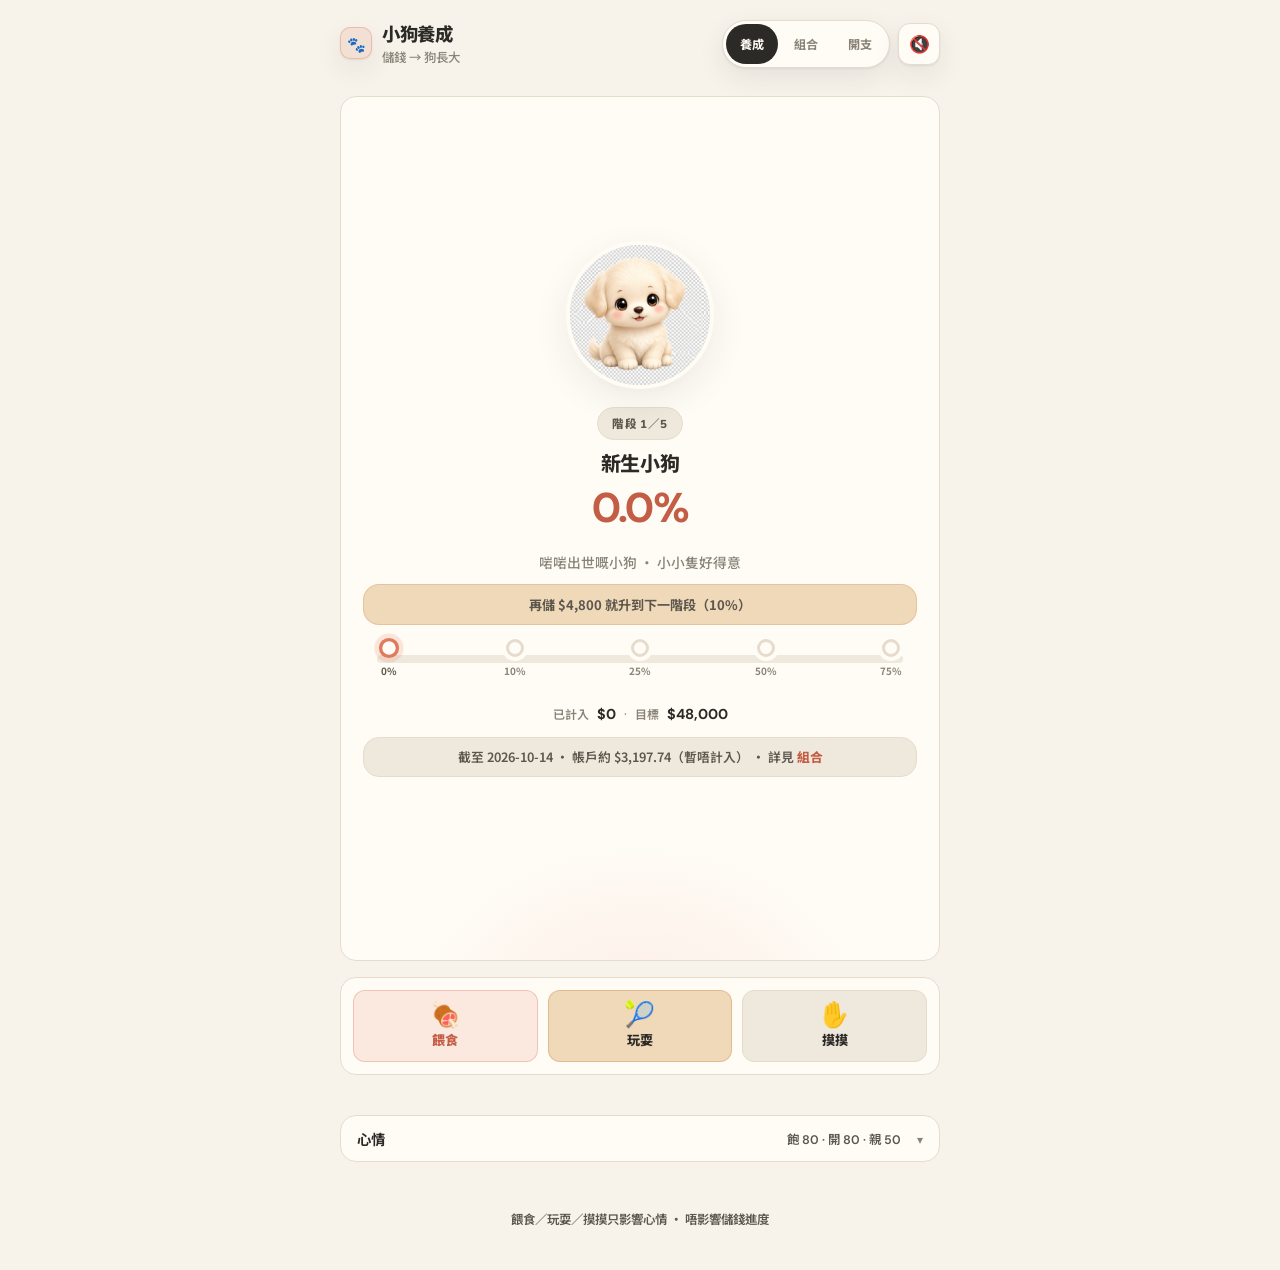
<file: index.html>
<!DOCTYPE html>
<html lang="zh-Hant">
<head>
  <meta charset="UTF-8" />
  <meta name="viewport" content="width=device-width, initial-scale=1, viewport-fit=cover" />
  <meta name="theme-color" content="#F7F3EB" />
  <meta name="description" content="小狗養成 · 儲錢就大隻" />
  <title>小狗養成</title>
  <link rel="stylesheet" href="styles.css" />
  <link rel="preconnect" href="https://fonts.googleapis.com" />
  <link rel="preconnect" href="https://fonts.gstatic.com" crossorigin />
  <link href="https://fonts.googleapis.com/css2?family=DM+Sans:opsz,wght@9..40,400;9..40,500;9..40,700&family=Noto+Sans+TC:wght@400;500;700;900&family=Nunito:wght@700;800&display=swap" rel="stylesheet" />
</head>
<body>
  <main class="shell home-shell">
    <header class="topbar">
      <a class="brand brand-link" href="index.html">
        <span class="brand-mark" aria-hidden="true">🐾</span>
        <span class="brand-text">
          <span class="brand-title">小狗養成</span>
          <span class="tagline">儲錢 → 狗長大</span>
        </span>
      </a>
      <div class="top-right">
              <nav class="site-nav" aria-label="導覽">
        <a href="index.html" class="active">養成</a>
        <a href="portfolio.html">組合</a>
        <a href="expenses.html">開支</a>
      </nav>
        <button type="button" class="icon-btn" id="btnMute" aria-label="靜音">🔇</button>
      </div>
    </header>

    <div id="statusBanner" class="banner" hidden></div>

    <!-- Hero: puppy + stage + % + milestones only -->
    <section class="card hero">
      <div class="scene" id="puppyStage" data-stage="0">
        <div class="fx" id="fxLayer" aria-hidden="true"></div>
        <div class="food-fly" id="foodFly" hidden aria-hidden="true">🍖</div>
        <div class="pup-frame">
          <img class="pup-img idle" id="puppyImg" src="assets/stages/stage-0.jpg" alt="新生小狗" width="240" height="240" draggable="false" />
          <div class="ground-shadow"></div>
        </div>
        <p class="stage-pill" id="stageBadge">階段 1／5</p>
        <h1 class="stage-title" id="stageName">新生小狗</h1>
        <p class="hero-pct" id="progressPct">0%</p>
        <p class="stage-desc" id="stageDesc">啱啱出世嘅小狗 · 小小隻好得意</p>
        <p class="stage-tip" id="stageTip" hidden></p>
      </div>

      <div class="milestone" aria-label="成長里程碑">
        <div class="milestone-track">
          <div class="milestone-fill" id="barFill"></div>
        </div>
        <ol class="milestone-nodes" id="milestoneNodes">
          <li data-at="0" class="current"><span class="dot"></span><span class="lbl">0%</span></li>
          <li data-at="10"><span class="dot"></span><span class="lbl">10%</span></li>
          <li data-at="25"><span class="dot"></span><span class="lbl">25%</span></li>
          <li data-at="50"><span class="dot"></span><span class="lbl">50%</span></li>
          <li data-at="75"><span class="dot"></span><span class="lbl">75%</span></li>
        </ol>
      </div>

      <div class="hero-money">
        <span><span class="lbl">已計入</span> <strong id="totalHkd">$0</strong></span>
        <span class="sep">·</span>
        <span><span class="lbl">目標</span> <strong id="goalHkd">$48,000</strong></span>
      </div>

      <p class="growth-note" id="growthNote">
        養成由 $0 起計 · 帳戶結餘見 <a href="portfolio.html">組合</a>
      </p>

      <!-- hidden compat for app.js -->
      <div id="barTrack" hidden role="progressbar" aria-valuemin="0" aria-valuemax="100" aria-valuenow="0"></div>
      <svg hidden aria-hidden="true"><circle id="ringFg"></circle></svg>
      <div id="breakdown" hidden></div>
      <p id="monthlyTip" hidden></p>
      <span id="asOfLabel" hidden></span>
    </section>

    <!-- Compact cream dock under hero -->
    <nav class="cream-dock" aria-label="互動">
      <button type="button" class="dock-btn feed" id="btnFeed">
        <span class="dock-ico">🍖</span><span class="dock-txt">餵食</span>
        <span class="dock-cd" id="feedCd" hidden></span>
      </button>
      <button type="button" class="dock-btn play" id="btnPlay">
        <span class="dock-ico">🎾</span><span class="dock-txt">玩耍</span>
        <span class="dock-cd" id="playCd" hidden></span>
      </button>
      <button type="button" class="dock-btn pet" id="btnPet">
        <span class="dock-ico">✋</span><span class="dock-txt">摸摸</span>
        <span class="dock-cd" id="petCd" hidden></span>
      </button>
    </nav>

    <!-- Mood behind one disclosure -->
    <details class="mood-disclosure">
      <summary>
        <span class="mood-sum-label">心情</span>
        <span class="mood-sum-vals" id="moodSummary">飽 80 · 開 80 · 親 50</span>
      </summary>
      <div class="mood-row">
        <div class="mood-item">
          <span>飽肚</span>
          <div class="meter-track"><div class="meter-fill hunger" id="hungerFill"></div></div>
          <span class="mood-val" id="hungerVal">80</span>
        </div>
        <div class="mood-item">
          <span>開心</span>
          <div class="meter-track"><div class="meter-fill happy" id="happyFill"></div></div>
          <span class="mood-val" id="happyVal">80</span>
        </div>
        <div class="mood-item">
          <span>親密</span>
          <div class="meter-track"><div class="meter-fill affection" id="affectionFill"></div></div>
          <span class="mood-val" id="affectionVal">50</span>
        </div>
      </div>
    </details>

    <footer class="foot">
      <p class="note">餵食／玩耍／摸摸只影響心情 · 唔影響儲錢進度</p>
    </footer>
  </main>

  <div class="toast" id="toast" hidden></div>
  <script src="app.js"></script>
</body>
</html>
</file>
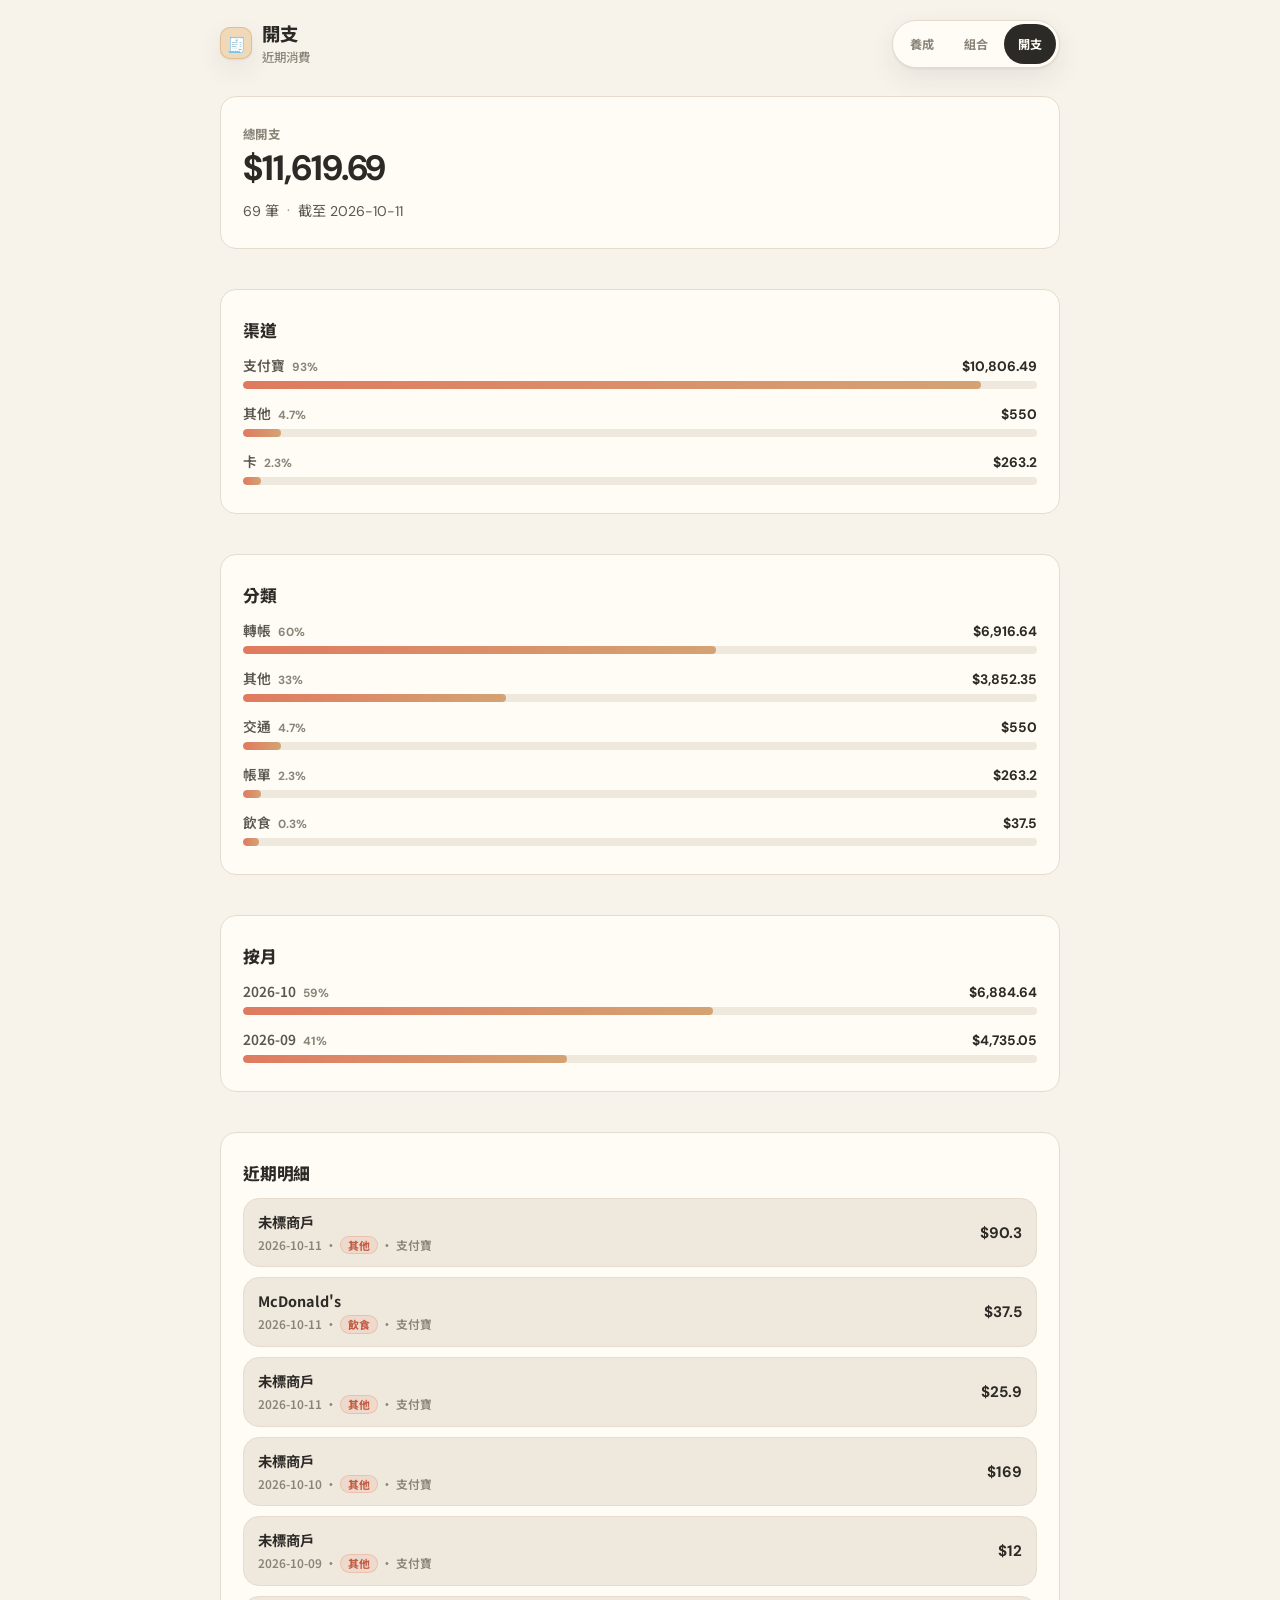
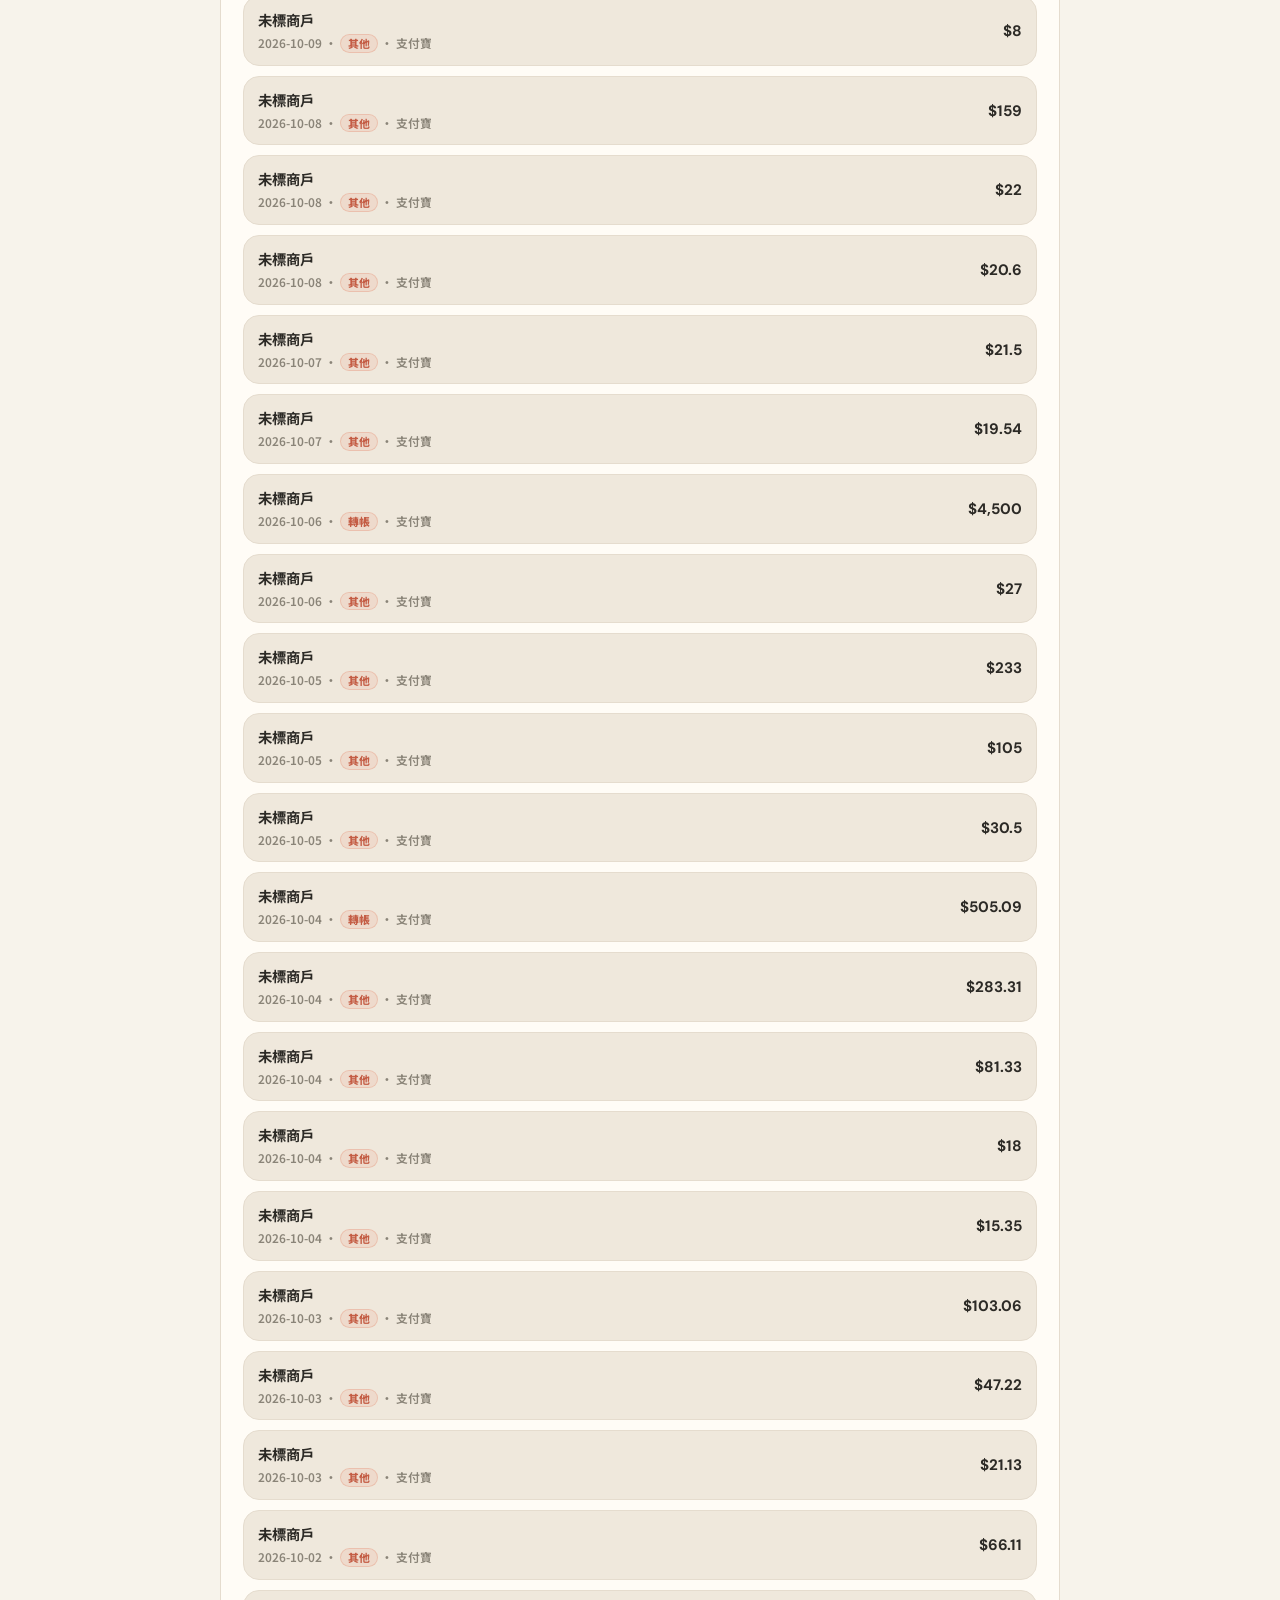
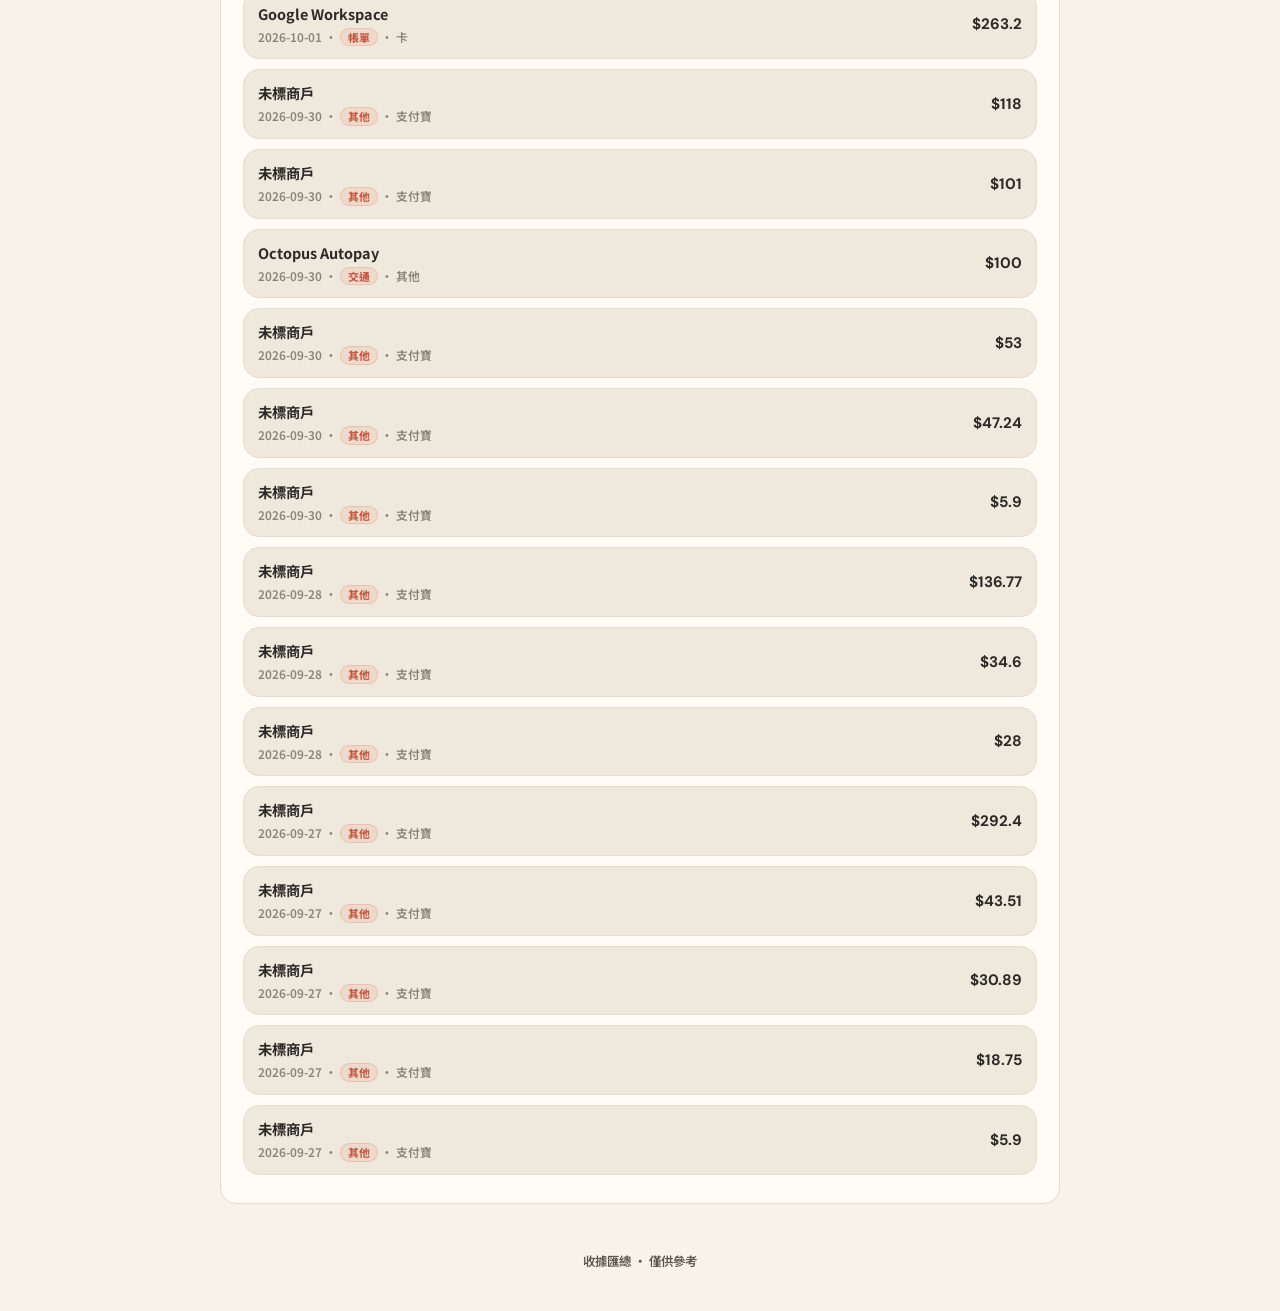
<file: expenses.html>
<!DOCTYPE html>
<html lang="zh-Hant">
<head>
  <meta charset="UTF-8" />
  <meta name="viewport" content="width=device-width, initial-scale=1, viewport-fit=cover" />
  <meta name="theme-color" content="#F7F3EB" />
  <meta name="description" content="開支 · 小狗養成" />
  <title>開支 · 小狗養成</title>
  <link rel="stylesheet" href="styles.css" />
  <link rel="preconnect" href="https://fonts.googleapis.com" />
  <link rel="preconnect" href="https://fonts.gstatic.com" crossorigin />
  <link href="https://fonts.googleapis.com/css2?family=DM+Sans:opsz,wght@9..40,400;9..40,500;9..40,700&family=Noto+Sans+TC:wght@400;500;700;900&family=Nunito:wght@700;800&display=swap" rel="stylesheet" />
</head>
<body>
  <main class="shell portfolio-shell">
    <header class="topbar">
      <a class="brand brand-link" href="index.html">
        <span class="brand-mark" aria-hidden="true">🧾</span>
        <span class="brand-text">
          <span class="brand-title">開支</span>
          <span class="tagline">近期消費</span>
        </span>
      </a>
      <nav class="site-nav" aria-label="導覽">
        <a href="index.html">養成</a>
        <a href="portfolio.html">組合</a>
        <a href="expenses.html" class="active">開支</a>
      </nav>
    </header>

    <div id="statusBanner" class="banner" hidden></div>

    <section class="card hero-portfolio">
      <p class="hero-kicker">總開支</p>
      <div class="big-num" id="totalSpend">—</div>
      <p class="quiet-split">
        <span id="itemCount">— 筆</span>
        <span class="sep">·</span>
        <span id="asOfLabel">—</span>
      </p>
    </section>

    <section class="card">
      <h2 class="section-title">渠道</h2>
      <div class="exp-bars" id="byChannel"></div>
    </section>

    <section class="card">
      <h2 class="section-title">分類</h2>
      <div class="exp-bars" id="byCategory"></div>
    </section>

    <section class="card">
      <h2 class="section-title">按月</h2>
      <div class="exp-bars" id="byMonth"></div>
    </section>

    <section class="card">
      <h2 class="section-title">近期明細</h2>
      <div class="exp-list" id="itemsList" aria-live="polite">
        <p class="loading">…</p>
      </div>
    </section>

    <footer class="foot">
      <p class="note">收據匯總 · 僅供參考</p>
    </footer>
  </main>

  <script>
  (() => {
    "use strict";

    const CAT_LABEL = {
      food: "飲食",
      transport: "交通",
      transfer: "轉帳",
      bills: "帳單",
      other: "其他",
    };
    const CH_LABEL = {
      Alipay: "支付寶",
      card: "卡",
      other: "其他",
    };

    function formatHkd(n) {
      const v = Number(n);
      if (!Number.isFinite(v)) return "—";
      return "$" + v.toLocaleString("en-HK", { minimumFractionDigits: 0, maximumFractionDigits: 2 });
    }

    function setBanner(msg) {
      const el = document.getElementById("statusBanner");
      if (!el) return;
      if (!msg) { el.hidden = true; return; }
      el.hidden = false;
      el.className = "banner error";
      el.textContent = msg;
    }

    function aggregate(items, keyFn) {
      const map = new Map();
      for (const it of items) {
        const k = keyFn(it) || "其他";
        map.set(k, (map.get(k) || 0) + (Number(it.amountHkd) || 0));
      }
      return [...map.entries()].sort((a, b) => b[1] - a[1]);
    }

    function renderBars(el, rows, total) {
      if (!el) return;
      if (!rows.length) {
        el.innerHTML = '<p class="loading">暫無數據</p>';
        return;
      }
      el.innerHTML = rows
        .map(([label, amt]) => {
          const rawPct = total > 0 ? (amt / total) * 100 : 0;
          const widthPct = total > 0 ? Math.max(2, rawPct) : 0;
          const pctLbl = total > 0 ? rawPct.toFixed(rawPct < 10 ? 1 : 0) + "%" : "";
          return (
            '<div class="exp-bar-row">' +
            '<div class="exp-bar-meta"><span>' + label +
            (pctLbl ? ' <em class="exp-pct">' + pctLbl + "</em>" : "") +
            "</span><strong>" + formatHkd(amt) + "</strong></div>" +
            '<div class="exp-bar-track"><div class="exp-bar-fill" style="width:' + widthPct + '%"></div></div>' +
            "</div>"
          );
        })
        .join("");
    }

    function render(data) {
      const items = Array.isArray(data.items) ? data.items.slice() : [];
      items.sort((a, b) => String(b.date).localeCompare(String(a.date)));
      const total = items.reduce((s, i) => s + (Number(i.amountHkd) || 0), 0);

      document.getElementById("totalSpend").textContent = formatHkd(total);
      document.getElementById("itemCount").textContent = items.length + " 筆";
      document.getElementById("asOfLabel").textContent = data.asOf ? "截至 " + data.asOf : "";

      const byCh = aggregate(items, (i) => CH_LABEL[i.channel] || i.channel || "其他");
      const byCat = aggregate(items, (i) => CAT_LABEL[i.category] || i.category || "其他");
      const byMo = aggregate(items, (i) => (i.date || "").slice(0, 7) || "—");

      renderBars(document.getElementById("byChannel"), byCh, total);
      renderBars(document.getElementById("byCategory"), byCat, total);
      renderBars(document.getElementById("byMonth"), byMo, total);

      const recent = items.slice(0, 40);
      const list = document.getElementById("itemsList");
      if (!recent.length) {
        list.innerHTML = '<p class="loading">暫無明細</p>';
      } else {
        list.innerHTML = recent
          .map((i) => {
            const mer = i.merchant && i.merchant !== "unknown" ? i.merchant : "未標商戶";
            const ch = CH_LABEL[i.channel] || i.channel || "—";
            const cat = CAT_LABEL[i.category] || i.category || "其他";
            return (
              '<article class="exp-item">' +
              '<div class="exp-item-main">' +
              '<p class="exp-item-title">' + mer + "</p>" +
              '<p class="exp-item-meta">' + (i.date || "—") +
              ' · <span class="exp-chip">' + cat + "</span> · " + ch + "</p>" +
              "</div>" +
              '<p class="exp-item-amt">' + formatHkd(i.amountHkd) + "</p>" +
              "</article>"
            );
          })
          .join("");
      }
      setBanner("");
    }

    fetch("data/expenses.json", { cache: "no-store" })
      .then((r) => {
        if (!r.ok) throw new Error("fail");
        return r.json();
      })
      .then(render)
      .catch((err) => {
        setBanner("暫時載入唔到，請稍後再試。");
        console.error(err);
      });
  })();
  </script>
</body>
</html>
</file>
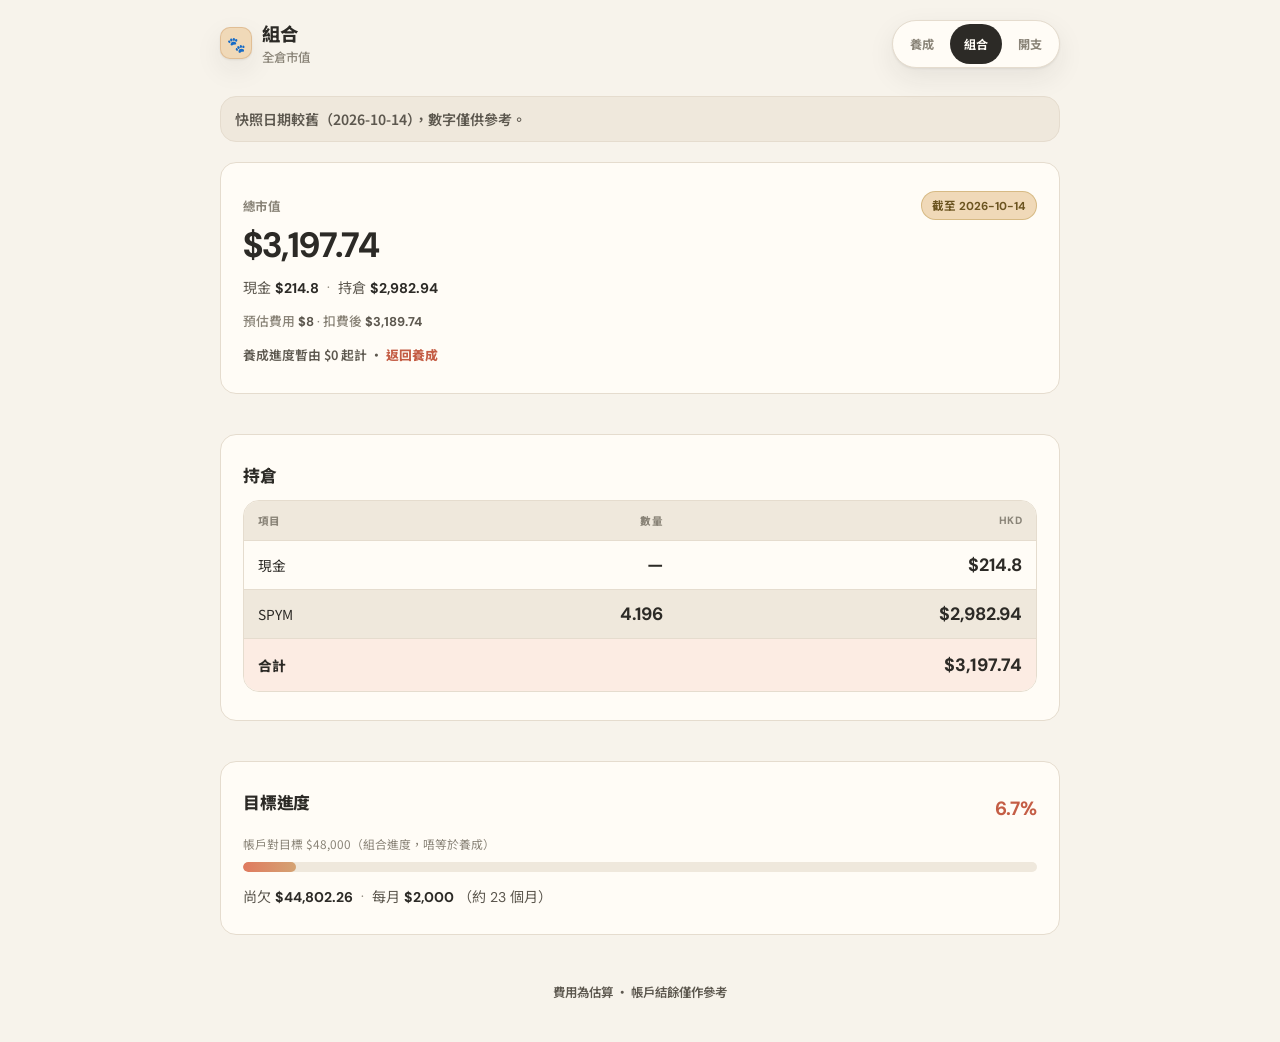
<file: portfolio.html>
<!DOCTYPE html>
<html lang="zh-Hant">
<head>
  <meta charset="UTF-8" />
  <meta name="viewport" content="width=device-width, initial-scale=1, viewport-fit=cover" />
  <meta name="theme-color" content="#F7F3EB" />
  <meta name="description" content="組合回報" />
  <title>組合 · 小狗養成</title>
  <link rel="stylesheet" href="styles.css" />
  <link rel="preconnect" href="https://fonts.googleapis.com" />
  <link rel="preconnect" href="https://fonts.gstatic.com" crossorigin />
  <link href="https://fonts.googleapis.com/css2?family=DM+Sans:opsz,wght@9..40,400;9..40,500;9..40,700&family=Noto+Sans+TC:wght@400;500;700;900&family=Nunito:wght@700;800&display=swap" rel="stylesheet" />
</head>
<body>
  <main class="shell portfolio-shell">
    <header class="topbar">
      <a class="brand brand-link" href="index.html">
        <span class="brand-mark" aria-hidden="true">🐾</span>
        <span class="brand-text">
          <span class="brand-title">組合</span>
          <span class="tagline">全倉市值</span>
        </span>
      </a>
            <nav class="site-nav" aria-label="導覽">
        <a href="index.html">養成</a>
        <a href="portfolio.html" class="active">組合</a>
        <a href="expenses.html">開支</a>
      </nav>
    </header>

    <div id="statusBanner" class="banner" hidden></div>
    <span id="asOfLabel" hidden></span>

    <section class="card hero-portfolio">
      <div class="hero-kicker-row">
        <p class="hero-kicker">總市值</p>
        <p class="asof-chip" id="asOfChip">—</p>
      </div>
      <div class="big-num" id="totalValue">—</div>
      <p class="quiet-split">
        <span>現金 <strong id="cashVal">—</strong></span>
        <span class="sep">·</span>
        <span>持倉 <strong id="posVal">—</strong></span>
      </p>
      <p class="fee-quiet">預估費用 <strong id="feeVal">—</strong> · 扣費後 <strong id="netVal">—</strong></p>
      <p class="growth-bridge" id="growthBridge">
        養成進度暫由 $0 起計 · <a href="index.html">返回養成</a>
      </p>
      <span id="feeFormula" hidden></span>
      <span id="feeDrag" hidden></span>
    </section>

    <section class="card">
      <h2 class="section-title">持倉</h2>
      <div class="holdings-wrap">
        <table class="table">
          <thead>
            <tr>
              <th>項目</th>
              <th class="num">數量</th>
              <th class="num">HKD</th>
            </tr>
          </thead>
          <tbody id="holdingsBody">
            <tr><td colspan="3" class="loading">…</td></tr>
          </tbody>
        </table>
      </div>
    </section>

    <section class="card">
      <div class="prog-head">
        <h2 class="section-title">目標進度</h2>
        <span class="pct" id="progressPct">—%</span>
      </div>
      <p class="prog-sub" id="goalLine"></p>
      <div class="bar-track" role="progressbar" aria-valuemin="0" aria-valuemax="100" aria-valuenow="0" id="barTrack">
        <div class="bar-fill" id="barFill"></div>
      </div>
      <p class="quiet-split">
        <span>尚欠 <strong id="gapVal">—</strong></span>
        <span class="sep">·</span>
        <span>每月 <strong id="monthlyVal">—</strong> <span id="monthsLeft"></span></span>
      </p>
    </section>

    <footer class="foot">
      <p class="note">費用為估算 · 帳戶結餘僅作參考</p>
    </footer>
  </main>

  <script>
  (() => {
    "use strict";
    function estimateFeeHkd(n) {
      n = Math.max(0, Number(n) || 0);
      return Math.max(8, n * 0.0008);
    }
    function formatHkd(n) {
      const v = Number(n);
      if (!Number.isFinite(v)) return "—";
      return "$" + v.toLocaleString("en-HK", { minimumFractionDigits: 0, maximumFractionDigits: 2 });
    }
    function formatPct(n) {
      const v = Number(n);
      if (!Number.isFinite(v)) return "—";
      return v.toFixed(1) + "%";
    }
    function setBanner(type, msg) {
      const el = document.getElementById("statusBanner");
      if (!el) return;
      if (!msg) { el.hidden = true; return; }
      el.hidden = false;
      el.className = "banner " + type;
      el.textContent = msg;
    }
    function daysSince(iso) {
      if (!iso) return null;
      const d = new Date(iso + "T00:00:00");
      if (Number.isNaN(d.getTime())) return null;
      return Math.floor((Date.now() - d.getTime()) / 86400000);
    }

    function render(data) {
      const cash = Number(data.cashHkd) || 0;
      const posSum = Number(data.positionsHkd) || 0;
      const total = Number(data.totalApproxHkd) || cash + posSum;
      const goal = Number(data.goalHkd) || 48000;
      const monthly = Number(data.monthlyTargetHkd) || 0;
      const pct = goal > 0 ? (total / goal) * 100 : 0;
      const fee = estimateFeeHkd(total);
      const net = total - fee;
      const age = daysSince(data.asOf);

      document.getElementById("asOfLabel").textContent = data.asOf || "";
      const chip = document.getElementById("asOfChip");
      if (chip) {
        chip.textContent = data.asOf ? "截至 " + data.asOf : "—";
        chip.classList.toggle("stale", !!(data.stale || (age != null && age >= 3)));
      }
      document.getElementById("totalValue").textContent = formatHkd(total);
      document.getElementById("cashVal").textContent = formatHkd(cash);
      document.getElementById("posVal").textContent = formatHkd(posSum);
      document.getElementById("feeVal").textContent = formatHkd(fee);
      document.getElementById("netVal").textContent = formatHkd(net);

      let rows = `<tr><td>現金</td><td class="num">—</td><td class="num">${formatHkd(cash)}</td></tr>`;
      const positions = Array.isArray(data.positions) ? data.positions : [];
      for (const p of positions) {
        const sym = p.symbol || "?";
        const qty = p.qty != null ? Number(p.qty).toLocaleString("en-HK", { maximumFractionDigits: 4 }) : "—";
        rows += `<tr><td>${sym}</td><td class="num">${qty}</td><td class="num">${formatHkd(p.mktValueHkd)}</td></tr>`;
      }
      rows += `<tr class="total"><td>合計</td><td class="num"></td><td class="num">${formatHkd(total)}</td></tr>`;
      document.getElementById("holdingsBody").innerHTML = rows;

      document.getElementById("goalLine").textContent = "帳戶對目標 " + formatHkd(goal) + "（組合進度，唔等於養成）";
      document.getElementById("progressPct").textContent = formatPct(pct);
      document.getElementById("barFill").style.width = Math.min(100, pct) + "%";
      document.getElementById("barTrack").setAttribute("aria-valuenow", String(Math.round(pct)));
      document.getElementById("gapVal").textContent = formatHkd(Math.max(0, goal - total));
      document.getElementById("monthlyVal").textContent = formatHkd(monthly);
      if (monthly > 0) {
        document.getElementById("monthsLeft").textContent =
          "（約 " + Math.ceil(Math.max(0, goal - total) / monthly) + " 個月）";
      }

      if (data.stale || (age != null && age >= 3)) {
        const note = data.staleNote || ("快照日期較舊（" + (data.asOf || "—") + "），數字僅供參考。");
        setBanner("loading", note);
      } else {
        setBanner("", "");
      }
    }

    fetch("data/savings_snapshot.json", { cache: "no-store" })
      .then((r) => { if (!r.ok) throw new Error("fail"); return r.json(); })
      .then(render)
      .catch((err) => {
        setBanner("error", "暫時載入唔到，請稍後再試。");
        console.error(err);
      });
  })();
  </script>
</body>
</html>
</file>
<file: styles.css>
/* Puppy Growth — Design System v1 (source of truth) */

:root {
  /* Exact DS tokens */
  --bg: #F7F3EB;
  --bg-elevated: #FFFCF6;
  --bg-muted: #EFE8DC;
  --ink: #2C2A26;
  --ink-soft: #5C574E;
  --ink-faint: #8A8478;
  --coral: #E07A5F;
  --coral-deep: #C45D45;
  --gold: #D4A373;
  --gold-soft: #F0D9B8;
  --success: #6B8F71;
  --warn: #C4A35A;
  --border: #E5DCCE;
  --shadow: rgba(44, 42, 38, 0.08);

  /* Derived / layout */
  --shadow-card: 0 1px 2px var(--shadow), 0 10px 28px var(--shadow);
  --space: 4px;
  --r-card: 16px;
  --r-btn: 12px;
  --r-pill: 999px;
  --dock-h: 0px;
  --max: 640px;
  --max-portfolio: 880px;
  --font: "Noto Sans TC", system-ui, sans-serif;
  --font-display: "Nunito", "Noto Sans TC", system-ui, sans-serif;
  --font-num: "DM Sans", "Noto Sans TC", system-ui, sans-serif;
  --ease: cubic-bezier(.22, 1, .36, 1);
}

*, *::before, *::after { box-sizing: border-box; margin: 0; padding: 0; }
html { -webkit-text-size-adjust: 100%; }
html, body {
  min-height: 100%; min-height: 100dvh;
  font-family: var(--font);
  color: var(--ink);
  background: var(--bg);
  -webkit-font-smoothing: antialiased;
}
body { overflow-x: hidden; }
body.shake { animation: shake .36s var(--ease); }
@keyframes shake {
  0%,100%{transform:translateX(0)} 25%{transform:translateX(-4px)} 75%{transform:translateX(4px)}
}

.shell {
  width: min(var(--max), 100%);
  margin: 0 auto;
  padding: calc(var(--space) * 4) calc(var(--space) * 4)
    calc(var(--space) * 8 + env(safe-area-inset-bottom, 0px));
  min-height: 100dvh;
  position: relative; z-index: 1;
}
.shell.home-shell {
  padding-bottom: calc(var(--space) * 8 + env(safe-area-inset-bottom, 0px));
}
.shell.portfolio-shell {
  width: min(var(--max-portfolio), 100%);
  padding-bottom: calc(var(--space) * 9 + env(safe-area-inset-bottom, 0px));
}

/* Header */
.topbar {
  display: flex; align-items: flex-start; justify-content: space-between;
  gap: calc(var(--space) * 3); margin-bottom: calc(var(--space) * 3); flex-wrap: wrap;
}
.brand { display: flex; gap: calc(var(--space) * 3); align-items: center; min-width: 0; }
.brand-mark {
  width: 36px; height: 36px; border-radius: 10px;
  display: grid; place-items: center; font-size: 16px;
  background: var(--bg-elevated); border: 1px solid var(--border); box-shadow: var(--shadow-card);
}
h1 {
  font-family: var(--font-display);
  font-size: 1.3rem; font-weight: 800; letter-spacing: -0.02em; color: var(--ink);
}
.tagline { font-size: 0.78rem; color: var(--ink-faint); margin-top: 2px; font-weight: 500; }
.top-right { display: flex; align-items: center; gap: calc(var(--space) * 2); flex-wrap: wrap; justify-content: flex-end; }

.site-nav {
  display: inline-flex; padding: 3px; gap: 2px;
  background: var(--bg-elevated); border: 1px solid var(--border);
  border-radius: var(--r-pill); box-shadow: var(--shadow-card);
}
.site-nav a {
  text-decoration: none; font-size: 0.76rem; font-weight: 700;
  color: var(--ink-faint); padding: 10px 14px; border-radius: var(--r-pill);
  min-height: 40px; display: inline-flex; align-items: center;
  -webkit-tap-highlight-color: transparent; transition: .2s var(--ease);
}
.site-nav a.active { background: var(--ink); color: var(--bg-elevated); }
.icon-btn {
  width: 42px; height: 42px; border-radius: var(--r-btn); border: 1px solid var(--border);
  background: var(--bg-elevated); font-size: 1.05rem; cursor: pointer; box-shadow: var(--shadow-card);
  -webkit-tap-highlight-color: transparent;
}
.chip {
  font-size: 0.68rem; font-weight: 700; color: var(--ink-soft);
  background: var(--bg-elevated); border: 1px solid var(--border);
  padding: 8px 11px; border-radius: var(--r-pill); white-space: nowrap;
  font-family: var(--font-num); font-variant-numeric: tabular-nums;
}

.trust-strip { display: flex; flex-wrap: wrap; gap: calc(var(--space) * 1.5); margin-bottom: calc(var(--space) * 3); }
.trust-pill {
  font-size: 0.66rem; font-weight: 700; color: var(--ink-soft);
  background: var(--bg-elevated); border: 1px solid var(--border);
  border-radius: var(--r-pill); padding: 6px 10px;
}

.banner {
  border-radius: var(--r-card); padding: 12px 14px; margin-bottom: calc(var(--space) * 3);
  font-size: 0.84rem; line-height: 1.45; font-weight: 600;
}
.banner.loading { background: var(--bg-muted); border: 1px solid var(--border); color: var(--ink-soft); }
.banner.error { background: #F8EBE6; border: 1px solid #E8C4B8; color: var(--coral-deep); }
.banner[hidden] { display: none !important; }

.card, .glass {
  background: var(--bg-elevated);
  border: 1px solid var(--border);
  border-radius: var(--r-card);
  box-shadow: var(--shadow-card);
  padding: calc(var(--space) * 5) calc(var(--space) * 4) calc(var(--space) * 5);
  margin-bottom: calc(var(--space) * 3);
}

/* Hero */
.hero { text-align: center; padding: calc(var(--space) * 5) calc(var(--space) * 4) calc(var(--space) * 5); position: relative; overflow: hidden; }
.hero::before {
  content: ""; position: absolute; inset: auto 8% -35% 8%; height: 50%;
  background: radial-gradient(ellipse, rgba(224,122,95,.12), transparent 70%);
  pointer-events: none;
}
.stage-pill {
  display: inline-flex; align-items: center; gap: 6px;
  font-family: var(--font-display); font-weight: 800; font-size: 0.72rem;
  letter-spacing: 0.04em; color: var(--coral-deep);
  background: rgba(224,122,95,.14); border: 1px solid rgba(224,122,95,.28);
  padding: 7px 14px; border-radius: var(--r-pill); position: relative; z-index: 1;
}
.scene { position: relative; padding: 8px 0 0; min-height: 280px; z-index: 1; }
.pup-frame {
  position: relative; height: 248px;
  display: flex; align-items: flex-end; justify-content: center;
  margin: 8px 0 10px;
}
.pup-img {
  width: min(78%, 236px); aspect-ratio: 1; height: auto; max-width: 256px;
  object-fit: cover; object-position: center 28%;
  border-radius: 28px; border: 4px solid var(--bg-elevated);
  box-shadow: 0 12px 36px var(--shadow);
  background: var(--bg-muted); z-index: 2; cursor: pointer; user-select: none;
  transform-origin: 50% 90%;
  transition: width .55s var(--ease), border-radius .4s ease, opacity .35s ease;
}
.ground-shadow {
  position: absolute; bottom: 8px; width: 110px; height: 16px;
  background: rgba(44,42,38,.1); border-radius: 50%; filter: blur(6px); z-index: 1;
  transition: width .45s var(--ease);
}
[data-stage="0"] .pup-img { width: min(56%, 148px); border-radius: 50%; }
[data-stage="0"] .ground-shadow { width: 70px; }
[data-stage="1"] .pup-img { width: min(66%, 178px); border-radius: 40%; }
[data-stage="1"] .ground-shadow { width: 88px; }
[data-stage="2"] .pup-img { width: min(74%, 208px); }
[data-stage="2"] .ground-shadow { width: 104px; }
[data-stage="3"] .pup-img { width: min(82%, 230px); }
[data-stage="3"] .ground-shadow { width: 118px; }
[data-stage="4"] .pup-img { width: min(88%, 250px); }
[data-stage="4"] .ground-shadow { width: 128px; }

.pup-img.idle { animation: bob 3s ease-in-out infinite; }
@keyframes bob { 0%,100%{transform:translateY(0)} 50%{transform:translateY(-7px)} }
.pup-img.swap-out { opacity: 0; transform: scale(.94); }
.pup-img.swap-in { animation: swapIn .45s var(--ease) both; }
@keyframes swapIn { from{opacity:0;transform:translateY(8px) scale(.94)} to{opacity:1;transform:none} }
.pup-img.munch { animation: munch .6s var(--ease) !important; }
@keyframes munch {
  0%,100%{transform:scale(1)} 30%{transform:scale(1.05) translateY(-5px)} 55%{transform:scale(.97)}
}
.pup-img.bounce { animation: bounce .7s var(--ease) !important; }
@keyframes bounce {
  0%{transform:translateY(0)} 35%{transform:translateY(-32px) scale(1.04)} 100%{transform:translateY(0)}
}
.pup-img.pet { animation: pet .5s ease !important; }
@keyframes pet {
  0%,100%{transform:rotate(0)} 25%{transform:rotate(-7deg)} 75%{transform:rotate(7deg)}
}

.fx { position: absolute; inset: 0; pointer-events: none; z-index: 5; overflow: hidden; }
.particle {
  position: absolute; left: 50%; top: 40%; font-size: 1.25rem;
  animation: rise .95s ease-out forwards;
}
@keyframes rise {
  0%{opacity:1;transform:translate(-50%,0) scale(.5)}
  100%{opacity:0;transform:translate(calc(-50% + var(--dx,0px)),-74px) scale(1.2)}
}
.ball {
  position: absolute; left: 16%; top: 55%; font-size: 1.5rem;
  animation: chase .85s var(--ease) forwards;
}
@keyframes chase {
  0%{transform:translate(0,0);opacity:1}
  50%{transform:translate(90px,-44px)}
  100%{transform:translate(140px,8px);opacity:0}
}
.food-fly {
  position: absolute; left: 14%; bottom: 28%; z-index: 6;
  font-size: 1.85rem; opacity: 0; pointer-events: none;
}
.food-fly.run { animation: flyFood .55s ease-in forwards; }
@keyframes flyFood {
  0%{transform:translate(0,0) scale(1);opacity:1}
  100%{transform:translate(110px,-72px) scale(.55) rotate(32deg);opacity:0}
}

.stage-title {
  font-family: var(--font-display);
  font-size: 1.35rem; font-weight: 800; letter-spacing: -0.02em; margin-top: 6px;
}
.stage-desc { color: var(--ink-faint); font-size: 0.88rem; margin-top: 4px; font-weight: 500; }
.stage-tip {
  margin-top: 14px; font-size: 0.86rem; font-weight: 700; line-height: 1.45;
  color: var(--ink-soft); background: var(--gold-soft);
  border: 1px solid rgba(212,163,115,.4);
  border-radius: var(--r-card); padding: 12px 14px;
}

/* Progress + milestone */
.progress-card .section-head {
  display: flex; justify-content: space-between; align-items: flex-start;
  gap: 12px; margin-bottom: 16px;
}
.section-title {
  font-family: var(--font-display);
  font-size: 1.05rem; font-weight: 800; letter-spacing: -0.01em;
}
.section-sub { font-size: 0.74rem; color: var(--ink-faint); margin-top: 3px; font-weight: 500; }
.pct-badge {
  font-family: var(--font-num); font-variant-numeric: tabular-nums;
  font-size: 1.1rem; font-weight: 700; color: var(--coral-deep);
  background: rgba(224,122,95,.14); border-radius: var(--r-btn); padding: 8px 12px;
}

.milestone { position: relative; padding: 6px 2px 16px; }
.milestone-track {
  position: absolute; left: 14px; right: 14px; top: 22px; height: 8px;
  background: var(--bg-muted); border-radius: var(--r-pill); overflow: hidden;
}
.milestone-fill {
  height: 100%; width: 0%; border-radius: var(--r-pill);
  background: linear-gradient(90deg, var(--coral), var(--gold));
  transition: width .9s var(--ease);
}
.milestone-nodes {
  position: relative; display: flex; justify-content: space-between; list-style: none;
}
.milestone-nodes li {
  display: flex; flex-direction: column; align-items: center; gap: 8px;
  width: 48px; text-align: center;
}
.milestone-nodes .dot {
  width: 18px; height: 18px; border-radius: 50%;
  background: var(--bg-elevated); border: 3px solid var(--border);
  box-shadow: 0 0 0 4px var(--bg-elevated); transition: .35s var(--ease);
}
.milestone-nodes .lbl {
  font-size: 0.62rem; font-weight: 700; color: var(--ink-faint); line-height: 1.2;
}
.milestone-nodes li.done .dot {
  background: var(--coral); border-color: var(--coral-deep);
}
.milestone-nodes li.current .dot {
  background: var(--bg-elevated); border-color: var(--coral);
  box-shadow: 0 0 0 4px rgba(224,122,95,.18);
  transform: scale(1.12);
}
.milestone-nodes li.done .lbl,
.milestone-nodes li.current .lbl { color: var(--ink-soft); }

.money-grid, .stat-grid {
  display: grid; grid-template-columns: 1fr 1fr; gap: calc(var(--space) * 2.5); margin-top: 4px;
}
.money-card, .stat {
  background: var(--bg-elevated);
  border: 1px solid var(--border);
  border-radius: var(--r-card);
  padding: 14px;
  box-shadow: 0 1px 2px var(--shadow);
}
.money-card.goal, .stat.cool {
  background: #FFF9F1;
  border-color: rgba(212,163,115,.35);
}
.money-card .lbl, .stat .lbl {
  display: block; font-size: 0.66rem; font-weight: 700; color: var(--ink-faint);
  margin-bottom: 4px; letter-spacing: 0.03em; text-transform: uppercase;
}
.money-card strong, .stat strong, .num {
  font-family: var(--font-num); font-variant-numeric: tabular-nums;
  font-size: 1.12rem; font-weight: 700; color: var(--ink);
}
.stat .sub {
  display: block; font-size: 0.72rem; color: var(--ink-faint); margin-top: 5px;
  line-height: 1.35; font-weight: 500;
}

.breakdown {
  margin-top: 12px; font-size: 0.8rem; color: var(--ink-soft); line-height: 1.5;
  background: var(--bg-muted); border-radius: var(--r-card); padding: 12px 14px;
  border: 1px solid var(--border);
}
.breakdown .pos {
  display: flex; justify-content: space-between; gap: 8px;
  font-variant-numeric: tabular-nums; font-family: var(--font-num); padding: 3px 0;
}
.breakdown .muted-row { color: var(--ink-faint); }
.exclude-note {
  background: var(--gold-soft); color: var(--ink-soft);
  border: 1px solid rgba(196,163,90,.35);
  border-radius: var(--r-btn); padding: 11px 12px; margin-bottom: 10px;
  font-size: 0.8rem; line-height: 1.45; font-weight: 600;
}
.monthly { margin-top: 10px; font-size: 0.8rem; color: var(--ink-faint); font-weight: 500; }

/* Mood meters — de-emphasized */
.meters {
  opacity: 0.92;
  background: var(--bg-muted);
  box-shadow: none;
  margin-bottom: calc(var(--space) * 3);
}
.meters .section-title, .meters h3.section-title { font-size: 0.95rem; color: var(--ink-soft); }
.meters h3 small, .meters .section-title small {
  font-weight: 500; color: var(--ink-faint); font-size: 0.68rem; margin-left: 4px;
}
.meters .meter { margin-top: 12px; }
.meter-label {
  display: flex; justify-content: space-between;
  font-size: 0.78rem; font-weight: 600; color: var(--ink-soft); margin-bottom: 5px;
}
.meter-label span:last-child {
  font-family: var(--font-num); font-variant-numeric: tabular-nums; color: var(--ink-faint);
}
.meter-track { height: 8px; border-radius: var(--r-pill); background: var(--bg-elevated); overflow: hidden; border: 1px solid var(--border); }
.meter-fill { height: 100%; width: 0%; border-radius: var(--r-pill); transition: width .4s var(--ease); }
.meter-fill.hunger { background: var(--coral); }
.meter-fill.happy { background: var(--success); }
.meter-fill.affection { background: var(--gold); }

/* Actions integrated in progress card */
.action-block {
  margin-top: calc(var(--space) * 4);
  padding-top: calc(var(--space) * 4);
  border-top: 1px solid var(--border);
}
.action-label {
  font-size: 0.72rem; font-weight: 800; color: var(--ink-faint);
  letter-spacing: 0.04em; text-transform: uppercase; margin-bottom: 10px;
}
.action-row {
  display: grid; grid-template-columns: repeat(3, 1fr); gap: calc(var(--space) * 2);
}
.dock-btn {
  appearance: none; border: none; cursor: pointer;
  min-height: 84px; border-radius: var(--r-btn);
  background: var(--coral); color: #fff;
  box-shadow: 0 4px 12px rgba(196, 93, 69, 0.22);
  display: flex; flex-direction: column; align-items: center; justify-content: center;
  gap: 2px; font-family: var(--font-display);
  position: relative; touch-action: manipulation;
  -webkit-tap-highlight-color: transparent;
  transition: transform .12s var(--ease), background .15s;
}
.dock-btn.play { background: var(--success); box-shadow: 0 4px 12px rgba(107,143,113,.22); }
.dock-btn.pet { background: var(--ink); box-shadow: 0 4px 12px rgba(44,42,38,.16); }
.dock-btn:active:not(:disabled) { transform: scale(.96); }
.dock-btn:disabled { opacity: .45; cursor: not-allowed; }
.dock-ico { font-size: 1.75rem; line-height: 1; }
.dock-txt { font-size: 0.88rem; font-weight: 800; }
.dock-cd {
  position: absolute; bottom: 6px; font-size: 0.66rem; font-weight: 700;
  font-family: var(--font-num); color: rgba(255,255,255,.85);
}
.story-note {
  font-size: 0.82rem; line-height: 1.5; font-weight: 600;
  color: var(--ink-soft); background: var(--bg-muted);
  border: 1px solid var(--border); border-radius: var(--r-card);
  padding: 12px 14px; margin-bottom: 16px;
}
.meta-row {
  display: flex; flex-wrap: wrap; gap: 6px; margin-bottom: 10px;
}
.meta-row-demoted { opacity: 0.85; margin-bottom: 12px; }
.chip-quiet {
  font-size: 0.64rem; font-weight: 600; color: var(--ink-faint);
  background: transparent; border-color: var(--border); box-shadow: none;
  padding: 5px 9px;
}
.section-gap { margin-bottom: calc(var(--space) * 4); }
.stat.accent {
  background: var(--bg-elevated);
  border-color: rgba(212,163,115,.4);
}
.stat.cool { /* legacy alias — cream/gold only, never blue */
  background: var(--bg-elevated);
  border-color: rgba(212,163,115,.35);
}


.foot {
  text-align: center; font-size: 0.78rem; color: var(--ink-soft);
  line-height: 1.55; padding: 12px 4px 16px; font-weight: 600;
  border-top: 1px solid var(--border); margin-top: 4px;
}
.foot a { color: var(--coral-deep); font-weight: 800; text-decoration: none; }
.foot .foot-main { color: var(--ink); font-weight: 700; margin-top: 6px; }
.foot .note { margin-top: 6px; color: var(--ink-faint); font-weight: 500; }
.foot code {
  font-size: 0.64rem; background: var(--bg-elevated); border: 1px solid var(--border);
  padding: 2px 6px; border-radius: 5px; word-break: break-all;
}

.toast {
  position: fixed; left: 50%; bottom: calc(24px + env(safe-area-inset-bottom, 0px));
  transform: translateX(-50%) translateY(12px);
  background: var(--ink); color: var(--bg-elevated);
  padding: 12px 18px; border-radius: var(--r-pill);
  font-size: 0.86rem; font-weight: 700; z-index: 40;
  opacity: 0; transition: .25s var(--ease); pointer-events: none; max-width: 90vw; text-align: center;
}
.toast.show { opacity: 1; transform: translateX(-50%) translateY(0); }

/* Portfolio */
.hero-title {
  font-family: var(--font-display); font-size: 1.02rem; font-weight: 800; margin-bottom: 4px;
}
.hero-sub { color: var(--ink-faint); font-size: 0.8rem; line-height: 1.45; margin-bottom: 10px; font-weight: 500; }
.big-num {
  font-family: var(--font-num); font-variant-numeric: tabular-nums;
  font-size: 2.2rem; font-weight: 700; letter-spacing: -0.03em;
  color: var(--ink); line-height: 1.1; margin: 4px 0 14px;
}

/* Fee callout — warn/gold, never buried */
.fee-banner {
  margin: 14px 0;
  background: var(--gold-soft);
  border: 1.5px solid rgba(196, 163, 90, 0.55);
  border-left: 5px solid var(--warn);
  border-radius: var(--r-card);
  padding: 16px;
}
.fee-banner .fee-label {
  display: block; font-size: 0.68rem; font-weight: 800;
  color: var(--warn); letter-spacing: 0.04em; text-transform: uppercase;
  margin-bottom: 4px;
}
.fee-banner .fee-amt {
  font-family: var(--font-num); font-variant-numeric: tabular-nums;
  font-size: 1.45rem; font-weight: 700; color: var(--ink);
}
.fee-banner .fee-formula {
  display: block; margin-top: 6px; font-size: 0.74rem;
  color: var(--ink-soft); line-height: 1.4; font-weight: 600;
}

.holdings-wrap {
  margin-top: 12px; overflow-x: auto; border-radius: var(--r-card);
  border: 1px solid var(--border); background: var(--bg-elevated);
}
.table { width: 100%; border-collapse: collapse; font-size: 0.86rem; }
.table th, .table td { padding: 12px 14px; border-bottom: 1px solid var(--border); text-align: left; }
.table th {
  font-size: 0.66rem; font-weight: 800; color: var(--ink-faint);
  letter-spacing: 0.04em; text-transform: uppercase; background: var(--bg-muted);
}
.table tbody tr:nth-child(even) { background: var(--bg-muted); }
.table tbody tr:nth-child(odd) { background: var(--bg-elevated); }
.table td.num, .table th.num {
  text-align: right; font-variant-numeric: tabular-nums; font-family: var(--font-num);
}
.table tr.total td {
  font-weight: 800; border-bottom: none;
  background: rgba(224,122,95,.12); padding-top: 14px; padding-bottom: 14px;
}
.warn {
  background: var(--gold-soft); color: var(--ink-soft);
  border: 1px solid rgba(196,163,90,.4);
  border-radius: var(--r-card); padding: 13px 14px; font-size: 0.82rem; line-height: 1.5;
  margin-top: 12px; font-weight: 600;
}
.ok-note {
  background: rgba(107,143,113,.12); color: #3d5c44;
  border: 1px solid rgba(107,143,113,.3);
  border-radius: var(--r-card); padding: 13px 14px; font-size: 0.82rem; line-height: 1.5;
  margin-top: 10px; font-weight: 600;
}
.skeleton {
  height: 12px; border-radius: 8px; margin: 10px 0;
  background: linear-gradient(90deg, var(--bg-muted), var(--bg-elevated), var(--bg-muted));
  background-size: 200% 100%; animation: shimmer 1.2s ease infinite;
}
@keyframes shimmer { 0%{background-position:100% 0} 100%{background-position:-100% 0} }
.loading { color: var(--ink-faint); font-size: 0.88rem; font-weight: 600; }

.bar-track {
  position: relative; height: 10px; border-radius: var(--r-pill);
  background: var(--bg-muted); overflow: hidden; margin-bottom: 14px;
}
.bar-fill {
  height: 100%; width: 0%; border-radius: var(--r-pill);
  background: linear-gradient(90deg, var(--coral), var(--gold));
  transition: width .85s var(--ease);
}
.prog-head { display: flex; justify-content: space-between; align-items: center; gap: 12px; margin-bottom: 12px; }
.prog-sub { font-size: 0.74rem; color: var(--ink-faint); }
.pct {
  font-family: var(--font-num); font-variant-numeric: tabular-nums;
  font-weight: 700; font-size: 1.2rem; color: var(--coral-deep);
}

@media (max-width: 390px) {
  h1 { font-size: 1.15rem; }
  .pup-frame { height: 220px; }
  .scene { min-height: 250px; }
  .dock-btn { min-height: 76px; }
  .big-num { font-size: 1.85rem; }
}

/* ===== DS v1.1 calm overrides ===== */
.shell, .shell.home-shell, .shell.portfolio-shell {
  padding: 20px 20px calc(40px + env(safe-area-inset-bottom, 0px));
}
.card, .glass {
  margin-bottom: 40px;
  padding: 28px 22px;
  box-shadow: none;
}
.topbar { margin-bottom: 28px; }
.brand-link { text-decoration: none; color: inherit; display: flex; align-items: center; gap: 10px; }
.brand-text { display: flex; flex-direction: column; }
.brand-title {
  font-family: var(--font-display); font-weight: 800; font-size: 1.15rem;
  letter-spacing: -0.02em; color: var(--ink);
}
.tagline { font-size: 0.78rem; color: var(--ink-faint); font-weight: 500; margin-top: 1px; }
.brand-mark { width: 32px; height: 32px; font-size: 15px; border-radius: 10px; }

.hero { text-align: center; margin-bottom: 16px; }
.hero .scene { min-height: 0; padding-bottom: 0; }
.hero-pct {
  font-family: var(--font-num); font-variant-numeric: tabular-nums;
  font-size: 2.6rem; font-weight: 700; color: var(--coral-deep);
  letter-spacing: -0.04em; line-height: 1.1; margin: 8px 0 20px;
}
.stage-pill {
  margin: 8px auto 4px; display: inline-flex;
  background: var(--bg-muted); color: var(--ink-soft);
  border: 1px solid var(--border); box-shadow: none;
}
.stage-title { font-size: 1.25rem; margin-top: 4px; }
.hero-money {
  margin-top: 20px; font-size: 0.9rem; color: var(--ink-soft);
  display: flex; justify-content: center; align-items: center; gap: 8px; flex-wrap: wrap;
  font-family: var(--font-num); font-variant-numeric: tabular-nums;
}
.hero-money .lbl { color: var(--ink-faint); font-size: 0.75rem; margin-right: 4px; font-weight: 600; }
.hero-money strong { color: var(--ink); font-weight: 700; }
.hero-money .sep { color: var(--ink-faint); }

.milestone { margin-top: 8px; padding-bottom: 8px; }

/* Cream dock under hero — not fixed, not on progress card */
.cream-dock {
  display: grid; grid-template-columns: repeat(3, 1fr); gap: 10px;
  background: var(--bg-elevated);
  border: 1px solid var(--border);
  border-radius: var(--r-card);
  padding: 12px;
  margin: 0 0 40px;
}
.cream-dock .dock-btn {
  min-height: 72px;
  background: var(--bg-muted);
  color: var(--ink);
  box-shadow: none;
  border: 1px solid var(--border);
}
.cream-dock .dock-btn.feed { background: rgba(224,122,95,.14); border-color: rgba(224,122,95,.35); color: var(--coral-deep); }
.cream-dock .dock-btn.play { background: rgba(107,143,113,.14); border-color: rgba(107,143,113,.35); color: #3d5c44; }
.cream-dock .dock-btn.pet { background: var(--bg-muted); color: var(--ink); }
.cream-dock .dock-cd { color: var(--ink-faint); }
.cream-dock .dock-ico { font-size: 1.55rem; }
.cream-dock .dock-txt { font-size: 0.82rem; }

/* Mood disclosure */
.mood-disclosure {
  margin: 0 0 40px;
  background: var(--bg-elevated);
  border: 1px solid var(--border);
  border-radius: var(--r-card);
  padding: 0 16px;
}
.mood-disclosure > summary {
  list-style: none; cursor: pointer; font-weight: 700; font-size: 0.9rem;
  color: var(--ink-soft); padding: 14px 0;
  -webkit-tap-highlight-color: transparent;
}
.mood-disclosure > summary::-webkit-details-marker { display: none; }
.mood-disclosure > summary::after { content: " ▾"; color: var(--ink-faint); font-size: 0.8rem; }
.mood-disclosure[open] > summary::after { content: " ▴"; }
.mood-row { display: grid; gap: 12px; padding-bottom: 16px; }
.mood-item {
  display: grid; grid-template-columns: 40px 1fr 28px; gap: 8px; align-items: center;
  font-size: 0.78rem; font-weight: 600; color: var(--ink-faint);
}
.mood-val {
  font-family: var(--font-num); font-variant-numeric: tabular-nums;
  text-align: right; color: var(--ink-soft);
}
.mood-item .meter-track { height: 6px; }

/* Portfolio calm */
.hero-portfolio { text-align: left; }
.hero-kicker {
  font-size: 0.78rem; font-weight: 700; color: var(--ink-faint);
  letter-spacing: 0.04em; text-transform: uppercase; margin-bottom: 6px;
}
.hero-portfolio .big-num { margin: 0 0 12px; }
.quiet-split {
  font-size: 0.88rem; color: var(--ink-soft);
  display: flex; flex-wrap: wrap; gap: 8px; align-items: center;
  font-family: var(--font-num); font-variant-numeric: tabular-nums;
}
.quiet-split .sep { color: var(--ink-faint); }
.quiet-split strong { color: var(--ink); font-weight: 700; }
.fee-quiet {
  margin-top: 14px; font-size: 0.8rem; color: var(--ink-faint); font-weight: 500;
  font-family: var(--font-num); font-variant-numeric: tabular-nums;
}
.fee-quiet strong { color: var(--ink-soft); font-weight: 700; }

.section-title { margin-bottom: 12px; }
.prog-head { margin-bottom: 8px; }
.prog-sub { margin-bottom: 10px; min-height: 0; }

.foot {
  border-top: none; padding: 8px 0 0; margin-top: 0;
  text-align: center;
}
.foot .note {
  font-size: 0.72rem; color: var(--ink-faint); font-weight: 500; margin: 0;
}
.banner { margin-bottom: 20px; }
.banner[hidden] { display: none !important; }

.stat.accent, .stat.cool, .money-card.goal {
  background: var(--bg-elevated);
  border-color: var(--border);
}

@media (max-width: 390px) {
  .hero-pct { font-size: 2.2rem; }
  .cream-dock .dock-btn { min-height: 64px; }
  .card, .glass { margin-bottom: 32px; padding: 22px 18px; }
}

/* Critiquito leftover fixes */
.cream-dock .dock-btn.play {
  background: var(--gold-soft);
  border-color: rgba(212, 163, 115, 0.55);
  color: var(--ink);
}
.cream-dock .dock-btn.play:active:not(:disabled) {
  background: #E8C9A0;
}

.foot .note {
  color: var(--ink-soft); /* #5C574E on #F7F3EB ≈ ≥4.5:1 */
  font-weight: 600;
  font-size: 0.78rem;
}

.brand-mark {
  background: rgba(224, 122, 95, 0.16);
  border-color: rgba(224, 122, 95, 0.35);
  color: var(--coral-deep);
}

.portfolio-shell .brand-mark {
  background: var(--gold-soft);
  border-color: rgba(212, 163, 115, 0.5);
  color: var(--ink);
}

.mood-disclosure > summary {
  display: flex;
  align-items: center;
  justify-content: space-between;
  gap: 12px;
  padding: 12px 0;
}
.mood-sum-label { color: var(--ink); font-weight: 700; }
.mood-sum-vals {
  flex: 1;
  text-align: right;
  font-family: var(--font-num);
  font-variant-numeric: tabular-nums;
  font-size: 0.78rem;
  font-weight: 600;
  color: var(--ink-soft);
}
.mood-disclosure[open] .mood-sum-vals { display: none; }
.mood-disclosure > summary::after {
  content: "▾";
  color: var(--ink-faint);
  font-size: 0.75rem;
  margin-left: 4px;
}
.mood-disclosure[open] > summary::after { content: "▴"; }

/* Expenses page */
.exp-bars { display: grid; gap: 14px; }
.exp-bar-meta {
  display: flex; justify-content: space-between; align-items: baseline;
  font-size: 0.86rem; color: var(--ink-soft); margin-bottom: 6px; font-weight: 600;
}
.exp-bar-meta strong {
  font-family: var(--font-num); font-variant-numeric: tabular-nums;
  color: var(--ink); font-weight: 700;
}
.exp-bar-track {
  height: 8px; border-radius: var(--r-pill); background: var(--bg-muted); overflow: hidden;
}
.exp-bar-fill {
  height: 100%; border-radius: var(--r-pill);
  background: linear-gradient(90deg, var(--coral), var(--gold));
  min-width: 0;
}


/* ===== Weekly polish: growth clarity + portfolio freshness + expenses list ===== */
.growth-note {
  margin-top: 14px;
  font-size: 0.8rem;
  line-height: 1.45;
  font-weight: 600;
  color: var(--ink-soft);
  background: var(--bg-muted);
  border: 1px solid var(--border);
  border-radius: var(--r-card);
  padding: 10px 12px;
}
.growth-note a {
  color: var(--coral-deep);
  font-weight: 800;
  text-decoration: none;
}
.growth-note a:hover { text-decoration: underline; }

.hero .stage-desc {
  display: block;
  color: var(--ink-faint);
  font-size: 0.86rem;
  margin-top: 6px;
  font-weight: 500;
}
.hero .stage-tip {
  margin-top: 12px;
  font-size: 0.82rem;
  font-weight: 700;
  line-height: 1.45;
  color: var(--ink-soft);
  background: var(--gold-soft);
  border: 1px solid rgba(212,163,115,.4);
  border-radius: var(--r-card);
  padding: 10px 12px;
}

.hero-kicker-row {
  display: flex;
  align-items: center;
  justify-content: space-between;
  gap: 10px;
  margin-bottom: 6px;
}
.hero-kicker-row .hero-kicker { margin-bottom: 0; }
.asof-chip {
  font-size: 0.72rem;
  font-weight: 700;
  color: var(--ink-soft);
  background: var(--bg-muted);
  border: 1px solid var(--border);
  border-radius: var(--r-pill);
  padding: 5px 10px;
  font-family: var(--font-num);
  font-variant-numeric: tabular-nums;
  white-space: nowrap;
}
.asof-chip.stale {
  color: #6b5420;
  background: var(--gold-soft);
  border-color: rgba(196,163,90,.55);
}
.growth-bridge {
  margin-top: 16px;
  font-size: 0.8rem;
  font-weight: 600;
  color: var(--ink-soft);
  line-height: 1.45;
}
.growth-bridge a {
  color: var(--coral-deep);
  font-weight: 800;
  text-decoration: none;
}
.growth-bridge a:hover { text-decoration: underline; }

.exp-pct {
  font-style: normal;
  font-weight: 700;
  color: var(--ink-faint);
  font-size: 0.74rem;
  margin-left: 4px;
  font-family: var(--font-num);
  font-variant-numeric: tabular-nums;
}

.exp-list {
  display: grid;
  gap: 10px;
}
.exp-item {
  display: flex;
  align-items: center;
  justify-content: space-between;
  gap: 12px;
  padding: 12px 14px;
  background: var(--bg-muted);
  border: 1px solid var(--border);
  border-radius: var(--r-card);
}
.exp-item-main { min-width: 0; flex: 1; }
.exp-item-title {
  font-size: 0.9rem;
  font-weight: 700;
  color: var(--ink);
  white-space: nowrap;
  overflow: hidden;
  text-overflow: ellipsis;
}
.exp-item-meta {
  margin-top: 4px;
  font-size: 0.74rem;
  font-weight: 600;
  color: var(--ink-faint);
  line-height: 1.35;
}
.exp-chip {
  display: inline-block;
  font-size: 0.68rem;
  font-weight: 800;
  color: var(--coral-deep);
  background: rgba(224,122,95,.12);
  border: 1px solid rgba(224,122,95,.28);
  border-radius: var(--r-pill);
  padding: 1px 7px;
  vertical-align: baseline;
}
.exp-item-amt {
  flex-shrink: 0;
  font-family: var(--font-num);
  font-variant-numeric: tabular-nums;
  font-size: 0.95rem;
  font-weight: 700;
  color: var(--ink);
}

@media (max-width: 390px) {
  .exp-item { padding: 11px 12px; }
  .exp-item-title { font-size: 0.86rem; }
  .asof-chip { font-size: 0.68rem; padding: 4px 8px; }
  .site-nav a { padding: 9px 11px; font-size: 0.72rem; }
}
</file>
